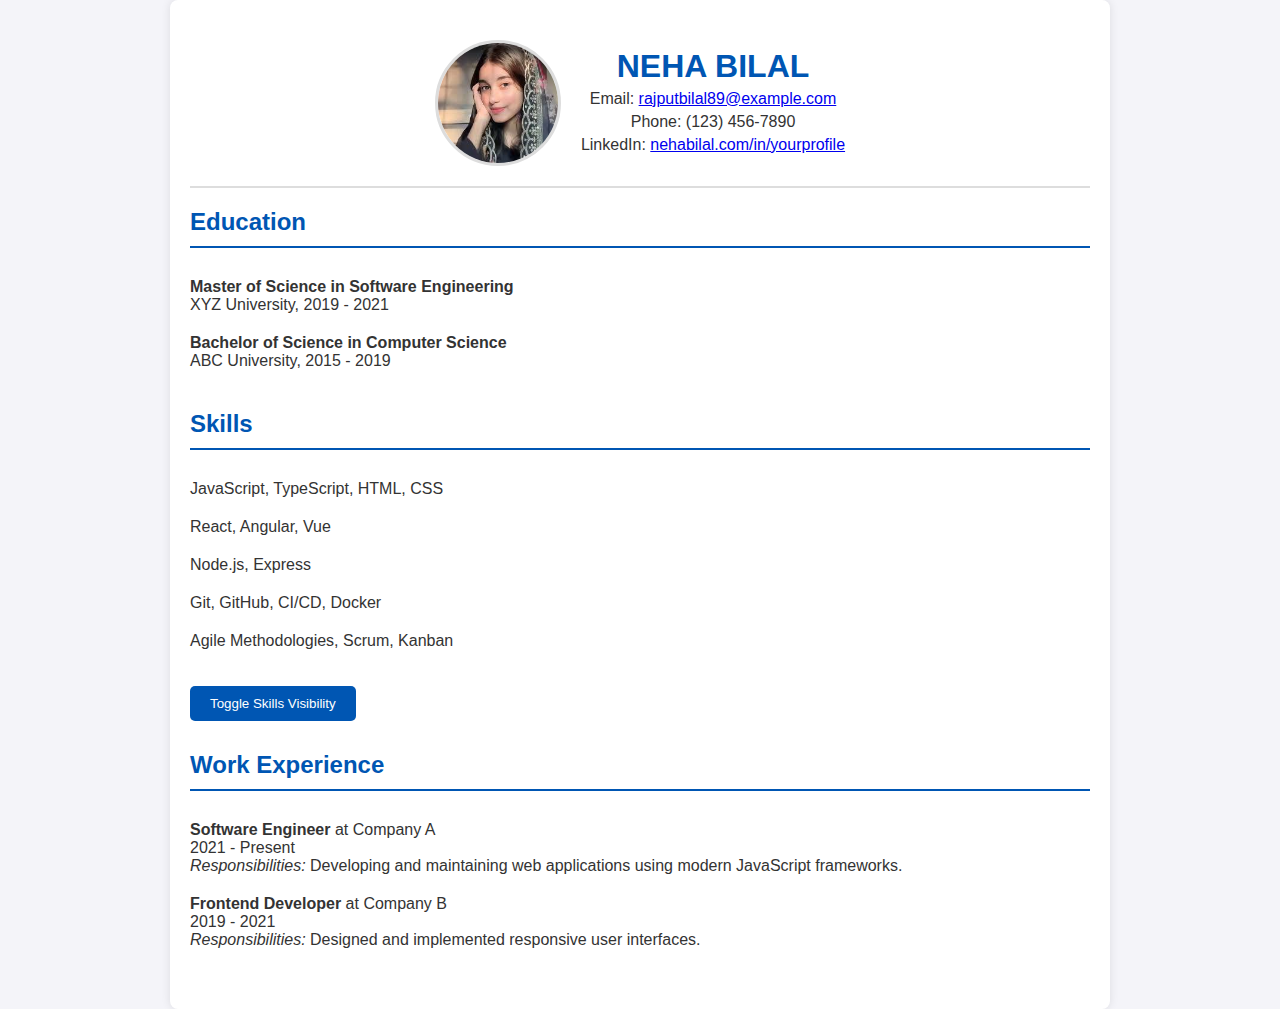
<file: index.html>
<!DOCTYPE html>
<html lang="en">
<head>
    <meta charset="UTF-8">
    <meta http-equiv="X-UA-Compatible" content="IE=edge">
    <meta name="viewport" content="width=device-width, initial-scale=1.0">
    <link rel="stylesheet" href="style.css">
    <title>Interactive Resume</title>
</head>
<body>
    <div class="container">
        <!-- Header Section with Personal Information -->
        <header class="header">
            <div class="profile">
                <img src="image.png" alt="Profile Picture" class="profile-pic">
                <div class="profile-info">
                    <h1>NEHA BILAL</h1>
                    <p>Email: <a href="rajputbilal89@gmail.com@example.com">rajputbilal89@example.com</a></p>
                    <p>Phone: (123) 456-7890</p>
                    <p>LinkedIn: <a href="https://linkedin.com/in/yourprofile" target="_blank">nehabilal.com/in/yourprofile</a></p>
                </div>
            </div>
        </header>

        <!-- Education Section -->
        <section class="section education">
            <h2>Education</h2>
            <ul>
                <li>
                    <strong>Master of Science in Software Engineering</strong><br>
                    XYZ University, 2019 - 2021
                </li>
                <li>
                    <strong>Bachelor of Science in Computer Science</strong><br>
                    ABC University, 2015 - 2019
                </li>
            </ul>
        </section>

        <!-- Skills Section -->
        <section class="section skills" id="skills-section">
            <h2>Skills</h2>
            <ul>
                <li>JavaScript, TypeScript, HTML, CSS</li>
                <li>React, Angular, Vue</li>
                <li>Node.js, Express</li>
                <li>Git, GitHub, CI/CD, Docker</li>
                <li>Agile Methodologies, Scrum, Kanban</li>
            </ul>
            <button id="toggle-skills" class="toggle-button">Toggle Skills Visibility</button>
        </section>

        <!-- Work Experience Section -->
        <section class="section work-experience">
            <h2>Work Experience</h2>
            <ul>
                <li>
                    <strong>Software Engineer</strong> at Company A<br>
                    2021 - Present<br>
                    <em>Responsibilities:</em> Developing and maintaining web applications using modern JavaScript frameworks.
                </li>
                <li>
                    <strong>Frontend Developer</strong> at Company B<br>
                    2019 - 2021<br>
                    <em>Responsibilities:</em> Designed and implemented responsive user interfaces.
                </li>
            </ul>
        </section>
    </div>

    <script src="script.js" type="module"></script>
</body>
</html>
</file>
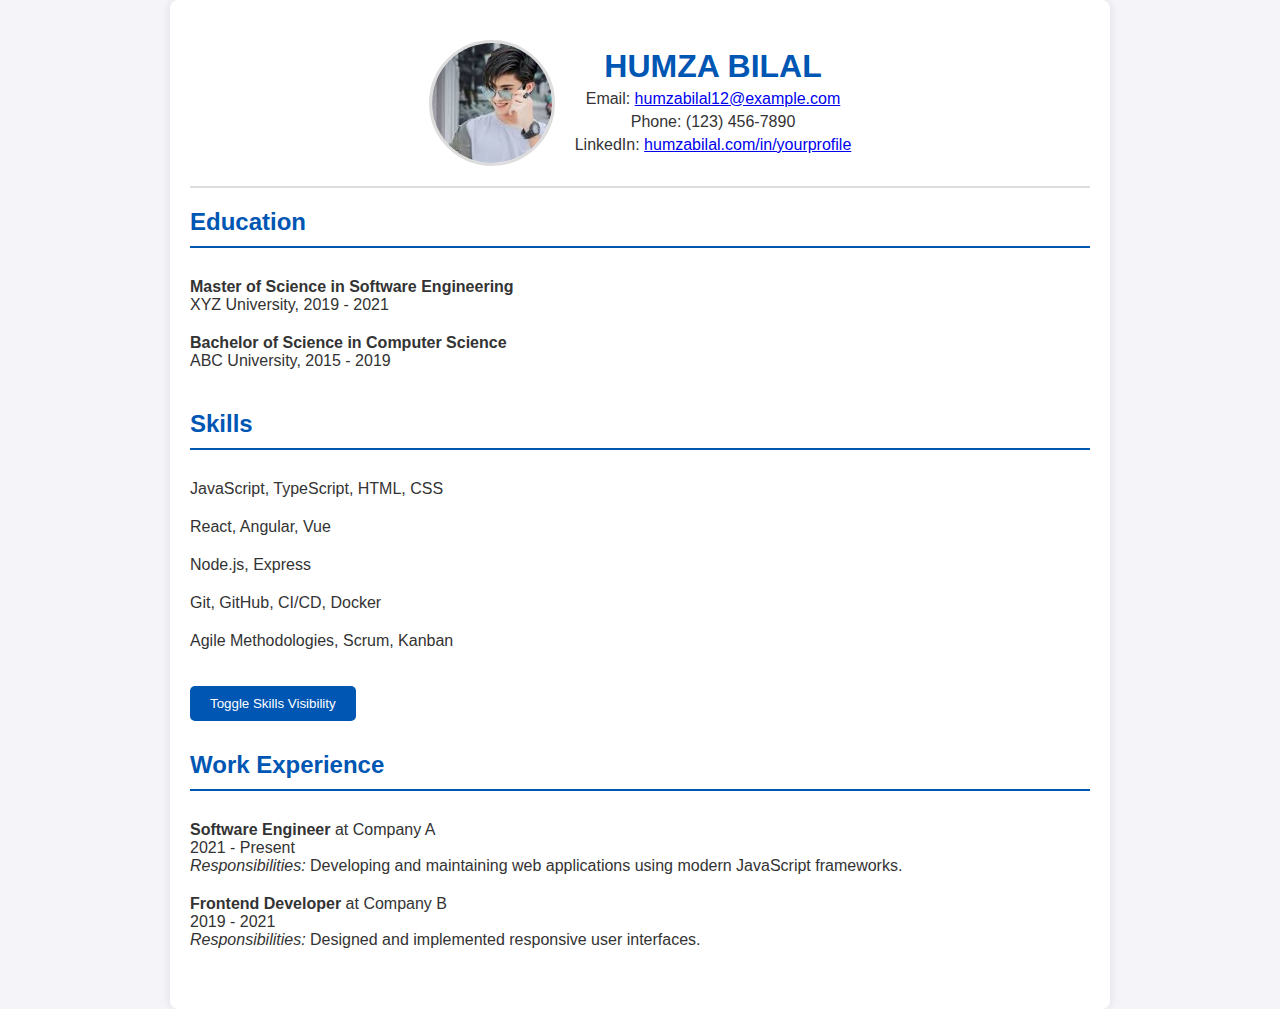
<file: resume hum.html>
<!DOCTYPE html>
<html lang="en">
<head>
    <meta charset="UTF-8">
    <meta http-equiv="X-UA-Compatible" content="IE=edge">
    <meta name="viewport" content="width=device-width, initial-scale=1.0">
    <link rel="stylesheet" href="style.css">
    <title>Interactive Resume</title>
</head>
<body>
    <div class="container">
        <!-- Header Section with Personal Information -->
        <header class="header">
            <div class="profile">
                <img src="image copy.png" alt="Profile Picture" class="profile-pic">
                <div class="profile-info">
                    <h1>HUMZA BILAL</h1>
                    <p>Email: <a href="humzabilal89@gmail.com@example.com">humzabilal12@example.com</a></p>
                    <p>Phone: (123) 456-7890</p>
                    <p>LinkedIn: <a href="https//linkedin.com/in/yourprofile" target="_blank">humzabilal.com/in/yourprofile</a></p>
                </div>
            </div>
        </header>

        <!-- Education Section -->
        <section class="section education">
            <h2>Education</h2>
            <ul>
                <li>
                    <strong>Master of Science in Software Engineering</strong><br>
                    XYZ University, 2019 - 2021
                </li>
                <li>
                    <strong>Bachelor of Science in Computer Science</strong><br>
                    ABC University, 2015 - 2019
                </li>
            </ul>
        </section>

        <!-- Skills Section -->
        <section class="section skills" id="skills-section">
            <h2>Skills</h2>
            <ul>
                <li>JavaScript, TypeScript, HTML, CSS</li>
                <li>React, Angular, Vue</li>
                <li>Node.js, Express</li>
                <li>Git, GitHub, CI/CD, Docker</li>
                <li>Agile Methodologies, Scrum, Kanban</li>
            </ul>
            <button id="toggle-skills" class="toggle-button">Toggle Skills Visibility</button>
        </section>

        <!-- Work Experience Section -->
        <section class="section work-experience">
            <h2>Work Experience</h2>
            <ul>
                <li>
                    <strong>Software Engineer</strong> at Company A<br>
                    2021 - Present<br>
                    <em>Responsibilities:</em> Developing and maintaining web applications using modern JavaScript frameworks.
                </li>
                <li>
                    <strong>Frontend Developer</strong> at Company B<br>
                    2019 - 2021<br>
                    <em>Responsibilities:</em> Designed and implemented responsive user interfaces.
                </li>
            </ul>
        </section>
    </div>

    <script src="script.js" type="module"></script>
</body>
</html>
</file>
<file: style.css>
body {
    font-family: 'Segoe UI', Tahoma, Geneva, Verdana, sans-serif;
    margin: 0;
    padding: 0;
    background-color: #f4f4f9;
    color: #333;
}

.container {
    max-width: 900px;
    margin: 0 auto;
    padding: 20px;
    background-color: #fff;
    box-shadow: 0 0 10px rgba(0, 0, 0, 0.1);
    border-radius: 8px;
}

.header {
    text-align: center;
    padding: 20px 0;
    border-bottom: 2px solid #ddd;
    margin-bottom: 20px;
}

.profile {
    display: flex;
    align-items: center;
    justify-content: center;
    flex-wrap: wrap;
}

.profile-pic {
    width: 120px;
    height: 120px;
    border-radius: 50%;
    margin-right: 20px;
    border: 3px solid #ddd;
}

.profile-info h1 {
    margin: 0;
    font-size: 2rem;
    color: #0056b3;
}

.profile-info p {
    margin: 5px 0;
}

.section {
    margin-bottom: 30px;
}

.section h2 {
    border-bottom: 2px solid #0056b3;
    padding-bottom: 10px;
    color: #0056b3;
}

ul {
    list-style-type: none;
    padding: 0;
}

li {
    padding: 10px 0;
}

.toggle-button {
    background-color: #0056b3;
    color: white;
    border: none;
    padding: 10px 20px;
    border-radius: 5px;
    cursor: pointer;
    margin-top: 10px;
}

.toggle-button:hover {
    background-color: #003f7d;
}

/* Responsive Design */
@media (max-width: 600px) {
    .profile {
        flex-direction: column;
        text-align: center;
    }

    .profile-pic {
        margin-bottom: 10px;
    }
}
</file>
